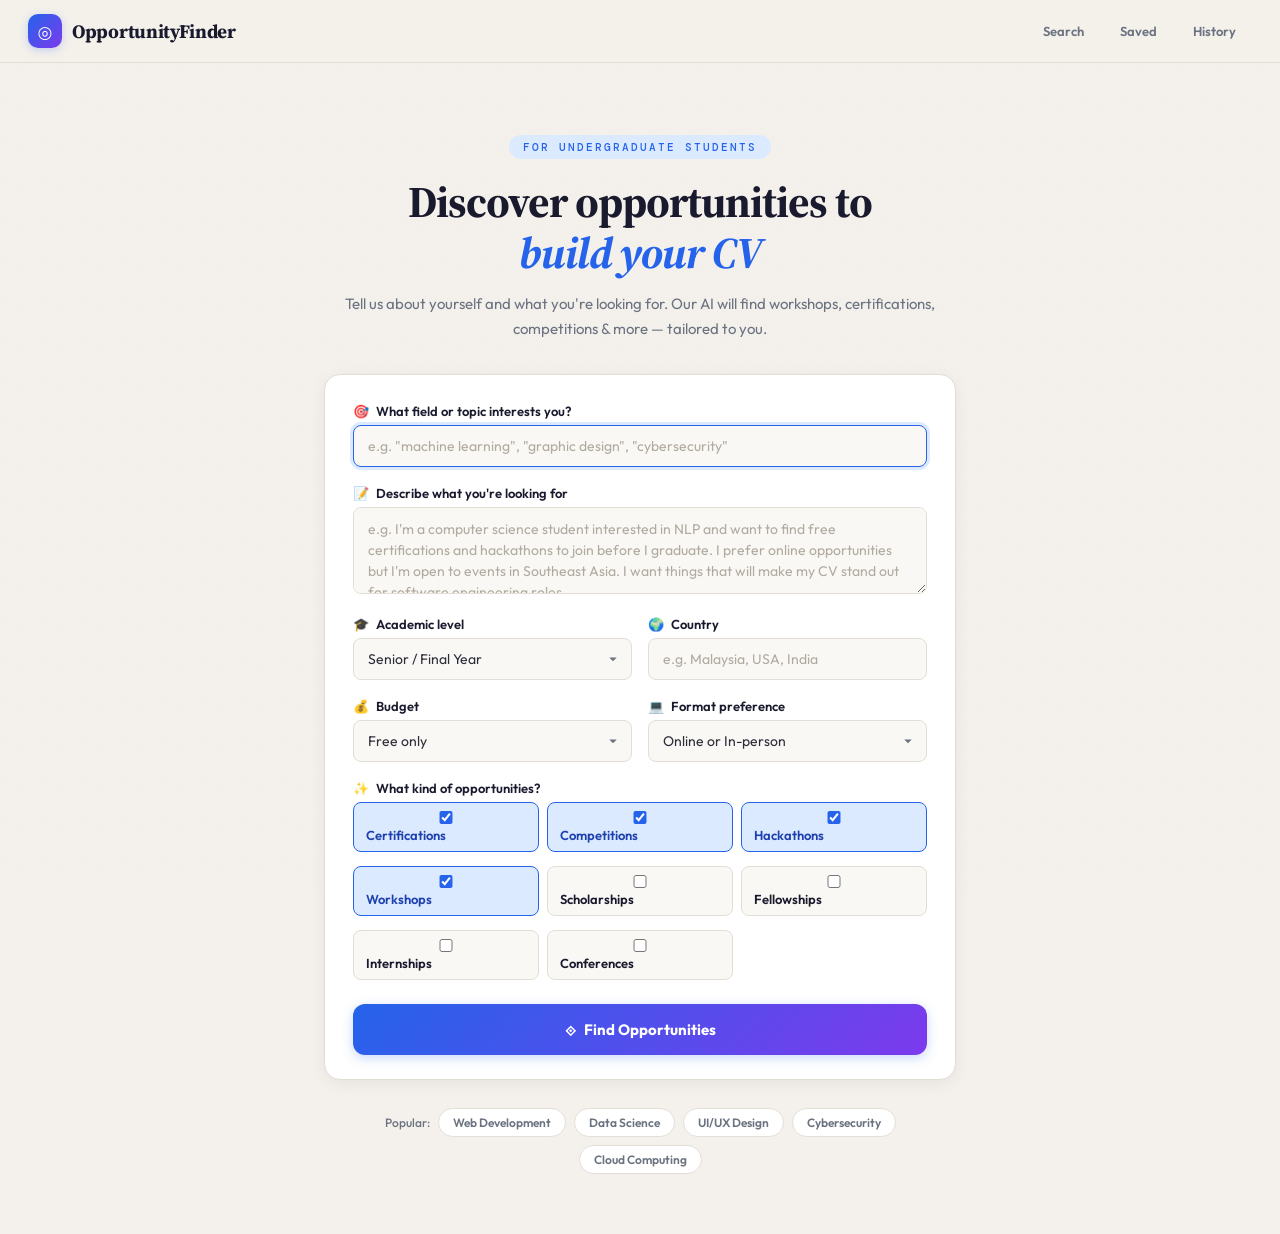
<file: public/index.html>
<!DOCTYPE html>
<html lang="en">
<head>
  <meta charset="UTF-8" />
  <meta name="viewport" content="width=device-width, initial-scale=1.0" />
  <title>OpportunityFinder — Build Your CV</title>
  <link rel="preconnect" href="https://fonts.googleapis.com" />
  <link href="https://fonts.googleapis.com/css2?family=DM+Mono:wght@400;500&family=Source+Serif+4:ital,opsz,wght@0,8..60,400;0,8..60,700;1,8..60,400&family=Outfit:wght@300;400;500;600;700&display=swap" rel="stylesheet" />
  <link rel="stylesheet" href="styles.css" />
</head>
<body>

  <!-- HEADER -->
  <header id="app-header">
    <div class="header-left" onclick="showPage('landing')">
      <div class="logo-mark">◎</div>
      <span class="logo-text">OpportunityFinder</span>
    </div>
    <nav class="header-nav">
      <button class="nav-btn" onclick="showPage('landing')">Search</button>
      <button class="nav-btn" onclick="showPage('bookmarks')">Saved</button>
      <button class="nav-btn" onclick="showPage('history')">History</button>
    </nav>
  </header>

  <!-- PAGE: LANDING / INTAKE FORM -->
  <main id="page-landing" class="page active">
    <div class="landing-container">
      <div class="landing-badge">For Undergraduate Students</div>
      <h1 class="landing-title">
        Discover opportunities to<br/><em>build your CV</em>
      </h1>
      <p class="landing-sub">
        Tell us about yourself and what you're looking for.
        Our AI will find workshops, certifications, competitions &amp; more — tailored to you.
      </p>

      <div class="intake-form">

        <!-- Topic -->
        <div class="form-group form-group-full">
          <label for="input-topic">
            <span class="label-icon">🎯</span>
            What field or topic interests you?
          </label>
          <input type="text" id="input-topic"
                 placeholder='e.g. "machine learning", "graphic design", "cybersecurity"' />
        </div>

        <!-- Description / free text -->
        <div class="form-group form-group-full">
          <label for="input-description">
            <span class="label-icon">📝</span>
            Describe what you're looking for
          </label>
          <textarea id="input-description" rows="3"
                    placeholder="e.g. I'm a computer science student interested in NLP and want to find free certifications and hackathons to join before I graduate. I prefer online opportunities but I'm open to events in Southeast Asia. I want things that will make my CV stand out for software engineering roles."></textarea>
        </div>

        <!-- Level + Country -->
        <div class="form-row">
          <div class="form-group">
            <label for="input-level">
              <span class="label-icon">🎓</span>
              Academic level
            </label>
            <select id="input-level">
              <option value="freshman">Freshman / 1st Year</option>
              <option value="sophomore">Sophomore / 2nd Year</option>
              <option value="junior">Junior / 3rd Year</option>
              <option value="senior" selected>Senior / Final Year</option>
              <option value="recent_grad">Recent Graduate</option>
              <option value="masters">Master's Student</option>
            </select>
          </div>
          <div class="form-group">
            <label for="input-country">
              <span class="label-icon">🌍</span>
              Country
            </label>
            <input type="text" id="input-country" placeholder="e.g. Malaysia, USA, India" />
          </div>
        </div>

        <!-- Budget + Goal type -->
        <div class="form-row">
          <div class="form-group">
            <label for="input-budget">
              <span class="label-icon">💰</span>
              Budget
            </label>
            <select id="input-budget">
              <option value="Free only" selected>Free only</option>
              <option value="Under $50">Under $50 / affordable</option>
              <option value="Under $200">Under $200</option>
              <option value="Any budget">Any budget</option>
            </select>
          </div>
          <div class="form-group">
            <label for="input-format">
              <span class="label-icon">💻</span>
              Format preference
            </label>
            <select id="input-format">
              <option value="any" selected>Online or In-person</option>
              <option value="online">Online only</option>
              <option value="in-person">In-person only</option>
              <option value="hybrid">Hybrid</option>
            </select>
          </div>
        </div>

        <!-- Opportunity types (checkboxes) -->
        <div class="form-group form-group-full">
          <label>
            <span class="label-icon">✨</span>
            What kind of opportunities?
          </label>
          <div class="checkbox-grid">
            <label class="check-item"><input type="checkbox" value="certification" checked /><span>Certifications</span></label>
            <label class="check-item"><input type="checkbox" value="competition" checked /><span>Competitions</span></label>
            <label class="check-item"><input type="checkbox" value="hackathon" checked /><span>Hackathons</span></label>
            <label class="check-item"><input type="checkbox" value="workshop" checked /><span>Workshops</span></label>
            <label class="check-item"><input type="checkbox" value="scholarship" /><span>Scholarships</span></label>
            <label class="check-item"><input type="checkbox" value="fellowship" /><span>Fellowships</span></label>
            <label class="check-item"><input type="checkbox" value="internship" /><span>Internships</span></label>
            <label class="check-item"><input type="checkbox" value="conference" /><span>Conferences</span></label>
          </div>
        </div>

        <button class="btn-primary" id="btn-search" onclick="handleSearch()">
          <span class="btn-icon">⟐</span>
          Find Opportunities
        </button>
      </div>

      <!-- Quick picks -->
      <div class="quick-picks">
        <span class="quick-label">Popular:</span>
        <button class="chip" onclick="quickPick('Web Development')">Web Development</button>
        <button class="chip" onclick="quickPick('Data Science')">Data Science</button>
        <button class="chip" onclick="quickPick('UI/UX Design')">UI/UX Design</button>
        <button class="chip" onclick="quickPick('Cybersecurity')">Cybersecurity</button>
        <button class="chip" onclick="quickPick('Cloud Computing')">Cloud Computing</button>
      </div>
    </div>
  </main>

  <!-- PAGE: LOADING -->
  <main id="page-loading" class="page">
    <div class="loading-container">
      <div class="loading-dots"><span></span><span></span><span></span></div>
      <p class="loading-text" id="loading-text">Generating smart keywords...</p>
      <p class="loading-sub" id="loading-sub">Analyzing your profile</p>
      <div class="loading-steps">
        <div class="step" id="step-1"><span class="step-dot active"></span> Analyzing your profile</div>
        <div class="step" id="step-2"><span class="step-dot"></span> Generating search keywords</div>
        <div class="step" id="step-3"><span class="step-dot"></span> Crawling for opportunities</div>
        <div class="step" id="step-4"><span class="step-dot"></span> Classifying results</div>
      </div>
    </div>
  </main>

  <!-- PAGE: RESULTS -->
  <main id="page-results" class="page">
    <div class="results-container">
      <div class="results-header">
        <div>
          <p class="results-meta">Results for</p>
          <h2 class="results-title" id="results-title">—</h2>
        </div>
        <button class="btn-outline" onclick="showPage('landing')">New Search</button>
      </div>

      <!-- Keywords panel -->
      <div class="keywords-panel">
        <div class="keywords-header">
          <span class="keywords-label">AI-Generated Keywords</span>
          <button class="btn-small" id="btn-edit-kw" onclick="toggleKeywordEdit()">Edit Keywords</button>
        </div>
        <div class="keywords-tags" id="keywords-tags"></div>
        <div class="keywords-editor" id="keywords-editor" style="display:none;">
          <div class="kw-add-row">
            <input type="text" id="input-new-kw" placeholder="Add a keyword..."
                   onkeydown="if(event.key==='Enter') addKeyword()" />
            <button class="btn-small btn-accent" onclick="addKeyword()">Add</button>
            <button class="btn-small btn-success" onclick="reSearch()">Re-Search</button>
          </div>
        </div>
      </div>

      <!-- Filter bar -->
      <div class="filter-bar">
        <span class="results-count" id="results-count">0 opportunities</span>
        <div class="filter-chips" id="filter-chips"></div>
      </div>

      <!-- Results -->
      <div id="results-list"></div>

      <div class="results-footer">
        <p>Built for students, by students — Hackathon project</p>
        <p>Always verify deadlines and eligibility on official websites.</p>
      </div>
    </div>
  </main>

  <!-- PAGE: BOOKMARKS -->
  <main id="page-bookmarks" class="page">
    <div class="results-container">
      <div class="results-header">
        <div>
          <p class="results-meta">Your saved</p>
          <h2 class="results-title">Bookmarked Opportunities</h2>
        </div>
      </div>
      <div id="bookmarks-list">
        <p class="empty-state">No bookmarks yet. Search and save the ones you like!</p>
      </div>
    </div>
  </main>

  <!-- PAGE: HISTORY -->
  <main id="page-history" class="page">
    <div class="results-container">
      <div class="results-header">
        <div>
          <p class="results-meta">Your recent</p>
          <h2 class="results-title">Search History</h2>
        </div>
      </div>
      <div id="history-list">
        <p class="empty-state">No searches yet.</p>
      </div>
    </div>
  </main>

  <script src="app.js"></script>
</body>
</html>
</file>
<file: public/styles.css>
/* ═══════════════════════════════════════════
   OpportunityFinder — Vercel Edition
   Aesthetic: Warm educational, paper-like
   ═══════════════════════════════════════════ */

:root {
  --bg: #f4f1ec;
  --bg-warm: #faf8f4;
  --card: #ffffff;
  --dark: #1a1a2e;
  --text: #2d2d3a;
  --muted: #6b7280;
  --accent: #2563eb;
  --accent-soft: #dbeafe;
  --accent-text: #1e40af;
  --success: #059669;
  --success-soft: #d1fae5;
  --border: #e2ddd5;
  --shadow-sm: 0 1px 3px rgba(0,0,0,0.04);
  --shadow-md: 0 4px 16px rgba(0,0,0,0.06);
  --shadow-hover: 0 6px 24px rgba(37,99,235,0.10);
  --radius: 12px;
  --radius-sm: 8px;
  --font-display: 'Source Serif 4', Georgia, serif;
  --font-body: 'Outfit', system-ui, sans-serif;
  --font-mono: 'DM Mono', monospace;
}

* { box-sizing: border-box; margin: 0; padding: 0; }

body {
  font-family: var(--font-body);
  background: var(--bg);
  color: var(--text);
  min-height: 100vh;
  -webkit-font-smoothing: antialiased;
}

/* paper texture overlay */
body::before {
  content: '';
  position: fixed;
  inset: 0;
  background-image: url("data:image/svg+xml,%3Csvg width='40' height='40' xmlns='http://www.w3.org/2000/svg'%3E%3Cfilter id='n'%3E%3CfeTurbulence baseFrequency='0.9' numOctaves='4' stitchTiles='stitch'/%3E%3C/filter%3E%3Crect width='100%25' height='100%25' filter='url(%23n)' opacity='0.015'/%3E%3C/svg%3E");
  pointer-events: none;
  z-index: 0;
}

@keyframes fadeIn {
  from { opacity: 0; transform: translateY(14px); }
  to { opacity: 1; transform: translateY(0); }
}
@keyframes slideDown {
  from { opacity: 0; transform: translateY(-8px); }
  to { opacity: 1; transform: translateY(0); }
}
@keyframes bounce {
  0%, 80%, 100% { transform: scale(0.6); opacity: 0.3; }
  40% { transform: scale(1); opacity: 1; }
}

.page { display: none; position: relative; z-index: 1; }
.page.active { display: block; animation: fadeIn 0.4s ease; }

/* ─── Header ─── */
#app-header {
  position: sticky; top: 0; z-index: 100;
  display: flex; align-items: center; justify-content: space-between;
  padding: 14px 28px;
  background: rgba(244,241,236,0.85);
  backdrop-filter: blur(12px);
  border-bottom: 1px solid var(--border);
}
.header-left { display: flex; align-items: center; gap: 10px; cursor: pointer; }
.logo-mark {
  width: 34px; height: 34px; border-radius: 10px;
  background: linear-gradient(135deg, var(--accent), #7c3aed);
  display: flex; align-items: center; justify-content: center;
  color: #fff; font-size: 17px; font-weight: 700;
  box-shadow: 0 2px 8px rgba(37,99,235,0.25);
}
.logo-text {
  font-family: var(--font-display); font-size: 19px;
  font-weight: 700; color: var(--dark); letter-spacing: -0.3px;
}
.header-nav { display: flex; gap: 4px; }
.nav-btn {
  padding: 7px 16px; border-radius: 8px; border: none;
  background: transparent; color: var(--muted);
  font-size: 13px; font-weight: 600; font-family: var(--font-body);
  cursor: pointer; transition: all 0.15s;
}
.nav-btn:hover { background: var(--card); color: var(--dark); }

/* ─── Landing ─── */
.landing-container {
  max-width: 680px; margin: 0 auto;
  padding: 8vh 24px 60px; text-align: center;
}
.landing-badge {
  display: inline-block; font-family: var(--font-mono);
  font-size: 11px; font-weight: 500; text-transform: uppercase;
  letter-spacing: 2px; color: var(--accent); background: var(--accent-soft);
  padding: 5px 14px; border-radius: 20px; margin-bottom: 18px;
}
.landing-title {
  font-family: var(--font-display);
  font-size: clamp(30px, 5vw, 44px); font-weight: 700;
  color: var(--dark); line-height: 1.15;
  margin-bottom: 14px; letter-spacing: -1px;
}
.landing-title em { color: var(--accent); font-style: italic; }
.landing-sub {
  font-size: 15px; color: var(--muted); line-height: 1.65; margin-bottom: 32px;
}

/* ─── Intake Form ─── */
.intake-form {
  background: var(--card); border-radius: 16px;
  padding: 28px 28px 24px; text-align: left;
  border: 1px solid var(--border); box-shadow: var(--shadow-md);
}
.form-group { margin-bottom: 18px; flex: 1; min-width: 0; }
.form-group-full { width: 100%; margin-bottom: 18px; }
.form-row { display: flex; gap: 16px; }
@media (max-width: 580px) { .form-row { flex-direction: column; gap: 0; } }

.form-group label {
  display: block; font-size: 13px; font-weight: 600;
  color: var(--dark); margin-bottom: 6px;
}
.label-icon { margin-right: 4px; }
.optional { color: var(--muted); font-weight: 400; }

.form-group input,
.form-group select,
.form-group textarea {
  width: 100%; padding: 11px 14px; border-radius: var(--radius-sm);
  border: 1.5px solid var(--border); background: var(--bg-warm);
  font-family: var(--font-body); font-size: 14px; color: var(--text);
  transition: border-color 0.2s, box-shadow 0.2s;
}
.form-group input:focus,
.form-group select:focus,
.form-group textarea:focus {
  outline: none; border-color: var(--accent);
  box-shadow: 0 0 0 3px var(--accent-soft);
}
.form-group input::placeholder,
.form-group textarea::placeholder { color: #b0aaa0; }
.form-group select {
  cursor: pointer; appearance: none;
  background-image: url("data:image/svg+xml,%3Csvg xmlns='http://www.w3.org/2000/svg' width='12' height='12' fill='%236b7280' viewBox='0 0 16 16'%3E%3Cpath d='M8 11L3 6h10z'/%3E%3C/svg%3E");
  background-repeat: no-repeat; background-position: right 12px center;
  padding-right: 34px;
}
.form-group textarea { resize: vertical; min-height: 70px; line-height: 1.5; }

/* Checkbox grid */
.checkbox-grid {
  display: grid; grid-template-columns: repeat(auto-fill, minmax(140px, 1fr));
  gap: 8px; margin-top: 4px;
}
.check-item {
  display: flex; align-items: center; gap: 8px;
  padding: 8px 12px; border-radius: var(--radius-sm);
  border: 1.5px solid var(--border); background: var(--bg-warm);
  cursor: pointer; font-size: 13px; font-weight: 500;
  color: var(--muted); transition: all 0.15s;
}
.check-item:has(input:checked) {
  border-color: var(--accent); background: var(--accent-soft);
  color: var(--accent-text);
}
.check-item input { accent-color: var(--accent); cursor: pointer; }

.btn-primary {
  display: flex; align-items: center; justify-content: center; gap: 8px;
  width: 100%; padding: 14px 24px; border-radius: var(--radius);
  border: none; background: linear-gradient(135deg, var(--accent), #7c3aed);
  color: #fff; font-size: 15px; font-weight: 700;
  font-family: var(--font-body); cursor: pointer;
  transition: transform 0.15s, box-shadow 0.2s;
  box-shadow: 0 3px 12px rgba(37,99,235,0.25); margin-top: 6px;
}
.btn-primary:hover { transform: translateY(-1px); box-shadow: 0 5px 20px rgba(37,99,235,0.35); }
.btn-primary:active { transform: translateY(0); }
.btn-primary:disabled { opacity: 0.5; cursor: not-allowed; transform: none; }
.btn-icon { font-size: 18px; }

.quick-picks {
  margin-top: 28px; display: flex; align-items: center;
  justify-content: center; gap: 8px; flex-wrap: wrap;
}
.quick-label { font-size: 12px; color: var(--muted); font-weight: 500; }
.chip {
  padding: 6px 14px; border-radius: 20px; border: 1.5px solid var(--border);
  background: var(--card); color: var(--muted); font-size: 12px;
  font-weight: 600; font-family: var(--font-body); cursor: pointer;
  transition: all 0.15s;
}
.chip:hover { border-color: var(--accent); color: var(--accent); background: var(--accent-soft); }

/* ─── Loading ─── */
.loading-container {
  display: flex; flex-direction: column; align-items: center;
  justify-content: center; min-height: 65vh; text-align: center; padding: 24px;
}
.loading-dots { display: flex; gap: 10px; margin-bottom: 28px; }
.loading-dots span {
  width: 12px; height: 12px; border-radius: 50%;
  background: var(--accent); animation: bounce 1.2s infinite ease-in-out;
}
.loading-dots span:nth-child(2) { animation-delay: 0.15s; }
.loading-dots span:nth-child(3) { animation-delay: 0.3s; }
.loading-text { font-size: 17px; font-weight: 600; color: var(--dark); font-family: var(--font-mono); }
.loading-sub { font-size: 13px; color: var(--muted); margin-top: 6px; }

.loading-steps {
  margin-top: 32px; text-align: left;
  display: flex; flex-direction: column; gap: 10px;
}
.step {
  display: flex; align-items: center; gap: 10px;
  font-size: 13px; color: var(--muted); font-family: var(--font-mono);
  transition: color 0.3s;
}
.step.active { color: var(--dark); font-weight: 600; }
.step.done { color: var(--success); }
.step-dot {
  width: 10px; height: 10px; border-radius: 50%;
  border: 2px solid var(--border); background: transparent;
  transition: all 0.3s; flex-shrink: 0;
}
.step-dot.active {
  border-color: var(--accent); background: var(--accent);
  box-shadow: 0 0 8px rgba(37,99,235,0.3);
}
.step.done .step-dot { border-color: var(--success); background: var(--success); }

/* ─── Results ─── */
.results-container { max-width: 760px; margin: 0 auto; padding: 28px 24px 60px; }
.results-header {
  display: flex; justify-content: space-between;
  align-items: flex-start; margin-bottom: 24px; gap: 16px;
}
.results-meta { font-size: 13px; color: var(--muted); margin-bottom: 4px; }
.results-title {
  font-family: var(--font-display); font-size: 28px;
  font-weight: 700; color: var(--dark); letter-spacing: -0.5px;
}
.btn-outline {
  padding: 9px 18px; border-radius: var(--radius-sm);
  border: 1.5px solid var(--border); background: var(--card);
  color: var(--dark); font-size: 13px; font-weight: 600;
  font-family: var(--font-body); cursor: pointer; transition: all 0.15s;
  white-space: nowrap; flex-shrink: 0;
}
.btn-outline:hover { border-color: var(--accent); color: var(--accent); }

/* Keywords */
.keywords-panel {
  background: var(--card); border-radius: var(--radius);
  padding: 18px 22px; margin-bottom: 22px; border: 1px solid var(--border);
}
.keywords-header {
  display: flex; justify-content: space-between;
  align-items: center; margin-bottom: 12px;
}
.keywords-label {
  font-family: var(--font-mono); font-size: 11px;
  text-transform: uppercase; letter-spacing: 1px;
  font-weight: 500; color: var(--muted);
}
.btn-small {
  padding: 5px 12px; border-radius: 6px; border: 1.5px solid var(--border);
  background: var(--card); color: var(--muted); font-size: 12px;
  font-weight: 600; font-family: var(--font-body); cursor: pointer;
  transition: all 0.15s;
}
.btn-small:hover { border-color: var(--accent); color: var(--accent); }
.btn-small.btn-accent { border-color: var(--accent); background: var(--accent); color: #fff; }
.btn-small.btn-accent:hover { background: #1d4ed8; }
.btn-small.btn-success { border-color: var(--success); background: var(--success); color: #fff; }
.btn-small.btn-success:hover { background: #047857; }
.btn-small.active { border-color: var(--accent); background: var(--accent-soft); color: var(--accent); }

.keywords-tags { display: flex; flex-wrap: wrap; gap: 8px; }
.kw-tag {
  display: inline-flex; align-items: center; gap: 6px;
  padding: 5px 12px; border-radius: 20px;
  background: var(--accent-soft); color: var(--accent-text);
  font-size: 12.5px; font-weight: 600; font-family: var(--font-mono);
  letter-spacing: 0.2px; animation: slideDown 0.25s ease;
}
.kw-tag .remove-kw {
  background: none; border: none; color: var(--accent-text);
  cursor: pointer; font-size: 15px; line-height: 1; padding: 0;
  opacity: 0; transition: opacity 0.15s;
}
.kw-tag:hover .remove-kw { opacity: 0.7; }
.kw-tag .remove-kw:hover { opacity: 1; }

.keywords-editor { margin-top: 14px; animation: slideDown 0.25s ease; }
.kw-add-row { display: flex; gap: 8px; }
.kw-add-row input {
  flex: 1; padding: 8px 12px; border-radius: var(--radius-sm);
  border: 1.5px solid var(--border); font-family: var(--font-mono);
  font-size: 13px; color: var(--text); background: var(--bg-warm);
}
.kw-add-row input:focus { outline: none; border-color: var(--accent); box-shadow: 0 0 0 3px var(--accent-soft); }

/* Filters */
.filter-bar {
  display: flex; align-items: center; justify-content: space-between;
  margin-bottom: 16px; flex-wrap: wrap; gap: 10px;
}
.results-count { font-size: 13px; color: var(--muted); font-weight: 500; }
.filter-chips { display: flex; gap: 6px; flex-wrap: wrap; }
.filter-chip {
  padding: 4px 12px; border-radius: 16px; border: 1.5px solid var(--border);
  background: var(--card); font-size: 11px; font-weight: 600;
  color: var(--muted); cursor: pointer; font-family: var(--font-body);
  transition: all 0.15s; text-transform: capitalize;
}
.filter-chip:hover, .filter-chip.active {
  border-color: var(--accent); background: var(--accent-soft); color: var(--accent-text);
}

/* Result cards */
.result-card {
  background: var(--card); border-radius: var(--radius);
  padding: 20px 24px; margin-bottom: 12px;
  border: 1px solid var(--border); cursor: pointer;
  transition: box-shadow 0.2s, transform 0.15s, border-color 0.2s;
  animation: fadeIn 0.35s ease both;
}
.result-card:hover {
  box-shadow: var(--shadow-hover); transform: translateY(-2px); border-color: #c5d5f0;
}
.result-card-top {
  display: flex; align-items: center; justify-content: space-between; margin-bottom: 6px;
}
.result-type-badge {
  font-family: var(--font-mono); font-size: 10px; text-transform: uppercase;
  letter-spacing: 1px; font-weight: 700; padding: 3px 10px; border-radius: 12px;
}
.badge-certification { background: #dbeafe; color: #1e40af; }
.badge-hackathon { background: #ede9fe; color: #6d28d9; }
.badge-competition { background: #fef3c7; color: #92400e; }
.badge-workshop { background: #d1fae5; color: #065f46; }
.badge-scholarship { background: #fce7f3; color: #9d174d; }
.badge-fellowship { background: #e0e7ff; color: #3730a3; }
.badge-bootcamp { background: #ffedd5; color: #9a3412; }
.badge-internship { background: #ccfbf1; color: #0f766e; }
.badge-conference { background: #f3e8ff; color: #7e22ce; }
.badge-course { background: #e0f2fe; color: #0369a1; }
.badge-opportunity { background: #f3f4f6; color: #4b5563; }

.result-bookmark-btn {
  background: none; border: none; font-size: 20px;
  cursor: pointer; opacity: 0.3; transition: opacity 0.15s, transform 0.15s; padding: 4px;
}
.result-bookmark-btn:hover { opacity: 0.8; transform: scale(1.15); }
.result-bookmark-btn.bookmarked { opacity: 1; }

.result-domain { font-family: var(--font-mono); font-size: 11px; color: var(--muted); margin-bottom: 4px; }
.result-card h3 {
  font-family: var(--font-display); font-size: 17px; font-weight: 700;
  color: var(--dark); line-height: 1.3; margin-bottom: 8px;
}
.result-card p { font-size: 13.5px; color: var(--muted); line-height: 1.55; }
.result-card .visit-link {
  display: inline-block; margin-top: 10px;
  font-size: 12px; font-weight: 600; color: var(--accent); text-decoration: none;
}

.empty-state { text-align: center; padding: 48px 24px; color: var(--muted); font-size: 14px; }

.history-card {
  background: var(--card); border-radius: var(--radius);
  padding: 16px 20px; margin-bottom: 10px;
  border: 1px solid var(--border); cursor: pointer; transition: all 0.15s;
}
.history-card:hover { border-color: var(--accent); box-shadow: var(--shadow-sm); }
.history-card .hist-topic { font-weight: 600; color: var(--dark); font-size: 15px; margin-bottom: 4px; }
.history-card .hist-meta { font-size: 12px; color: var(--muted); font-family: var(--font-mono); }

.results-footer { text-align: center; margin-top: 40px; padding: 20px 0; border-top: 1px solid var(--border); }
.results-footer p:first-child { font-size: 12px; color: var(--muted); font-family: var(--font-mono); }
.results-footer p:last-child { font-size: 11px; color: #c5c0b8; margin-top: 4px; }

.error-toast {
  background: #fef2f2; border: 1px solid #fecaca; border-radius: var(--radius-sm);
  padding: 12px 16px; margin-bottom: 16px; font-size: 13px; color: #991b1b;
  animation: slideDown 0.3s ease;
}

@media (max-width: 640px) {
  .landing-container { padding: 5vh 16px 40px; }
  .intake-form { padding: 20px 18px; }
  .results-container { padding: 20px 16px 40px; }
  .results-header { flex-direction: column; gap: 12px; }
  #app-header { padding: 12px 16px; }
  .checkbox-grid { grid-template-columns: repeat(2, 1fr); }
}
</file>
